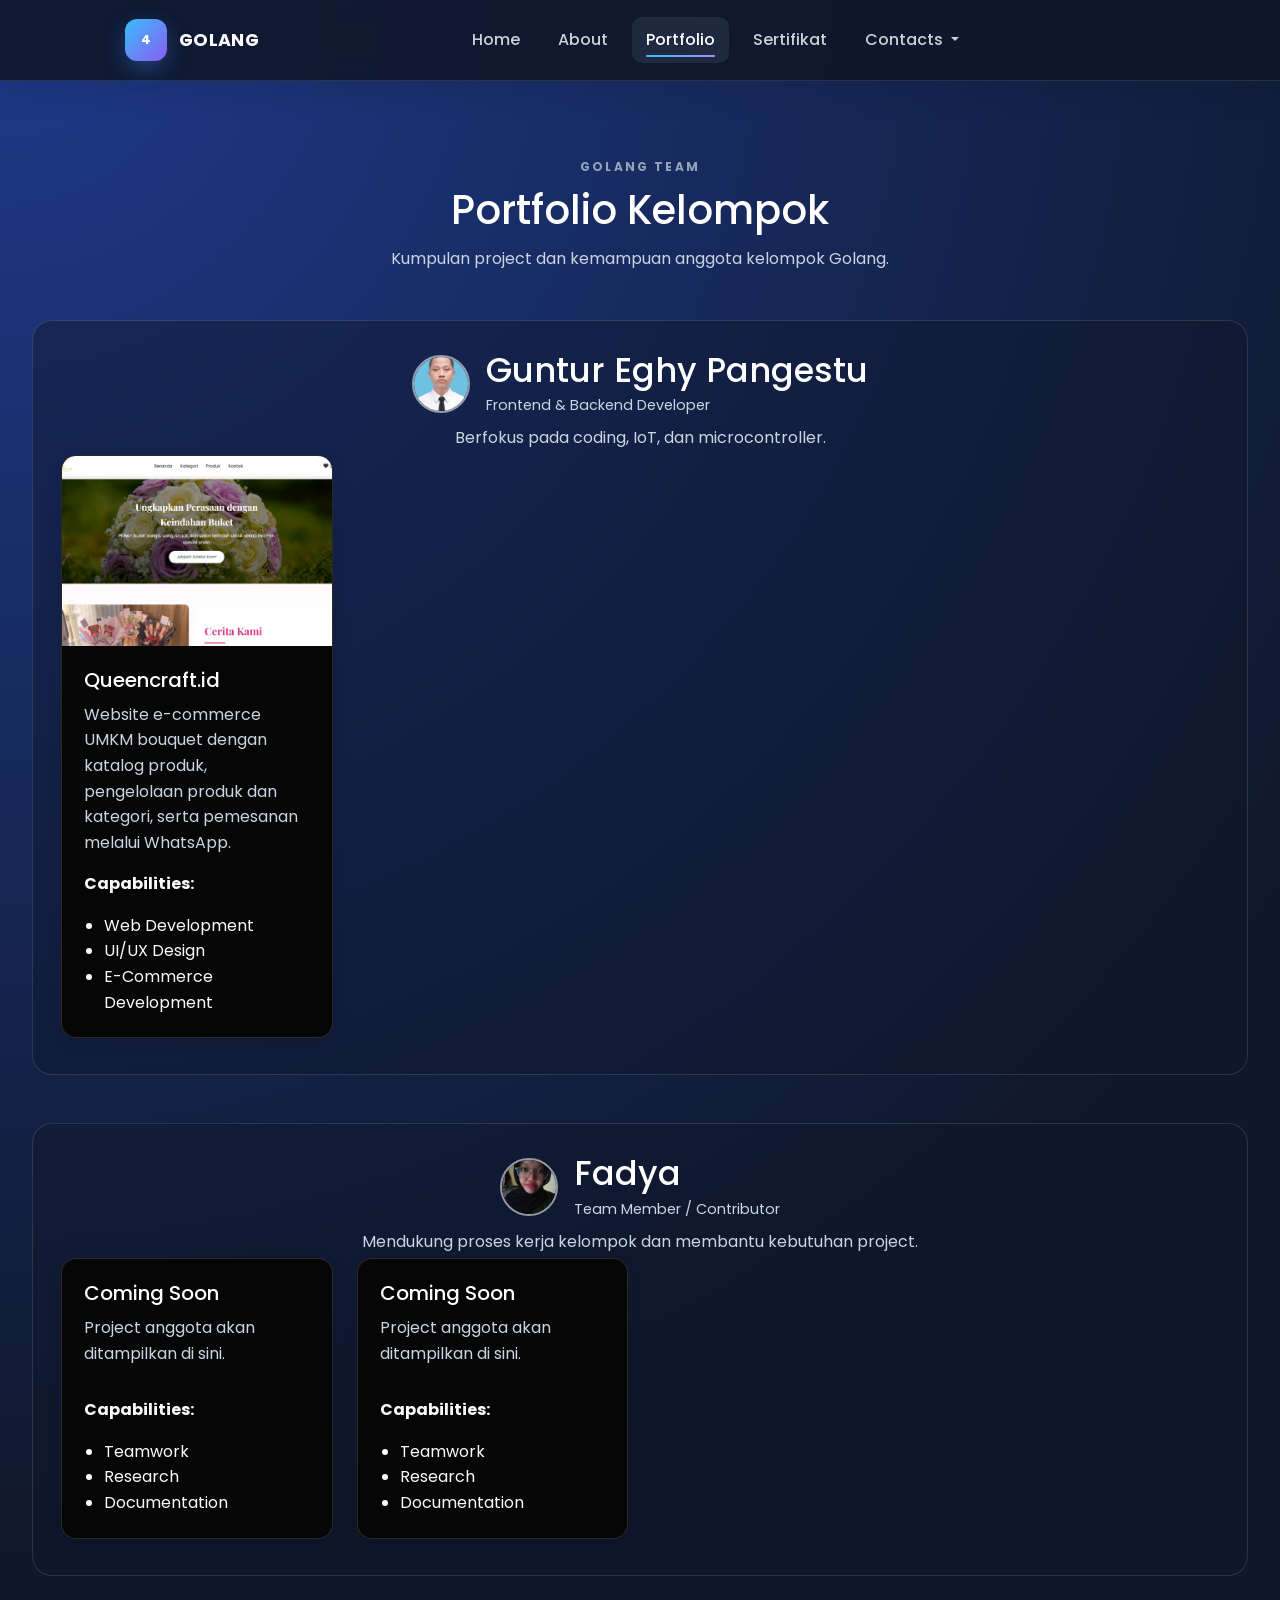
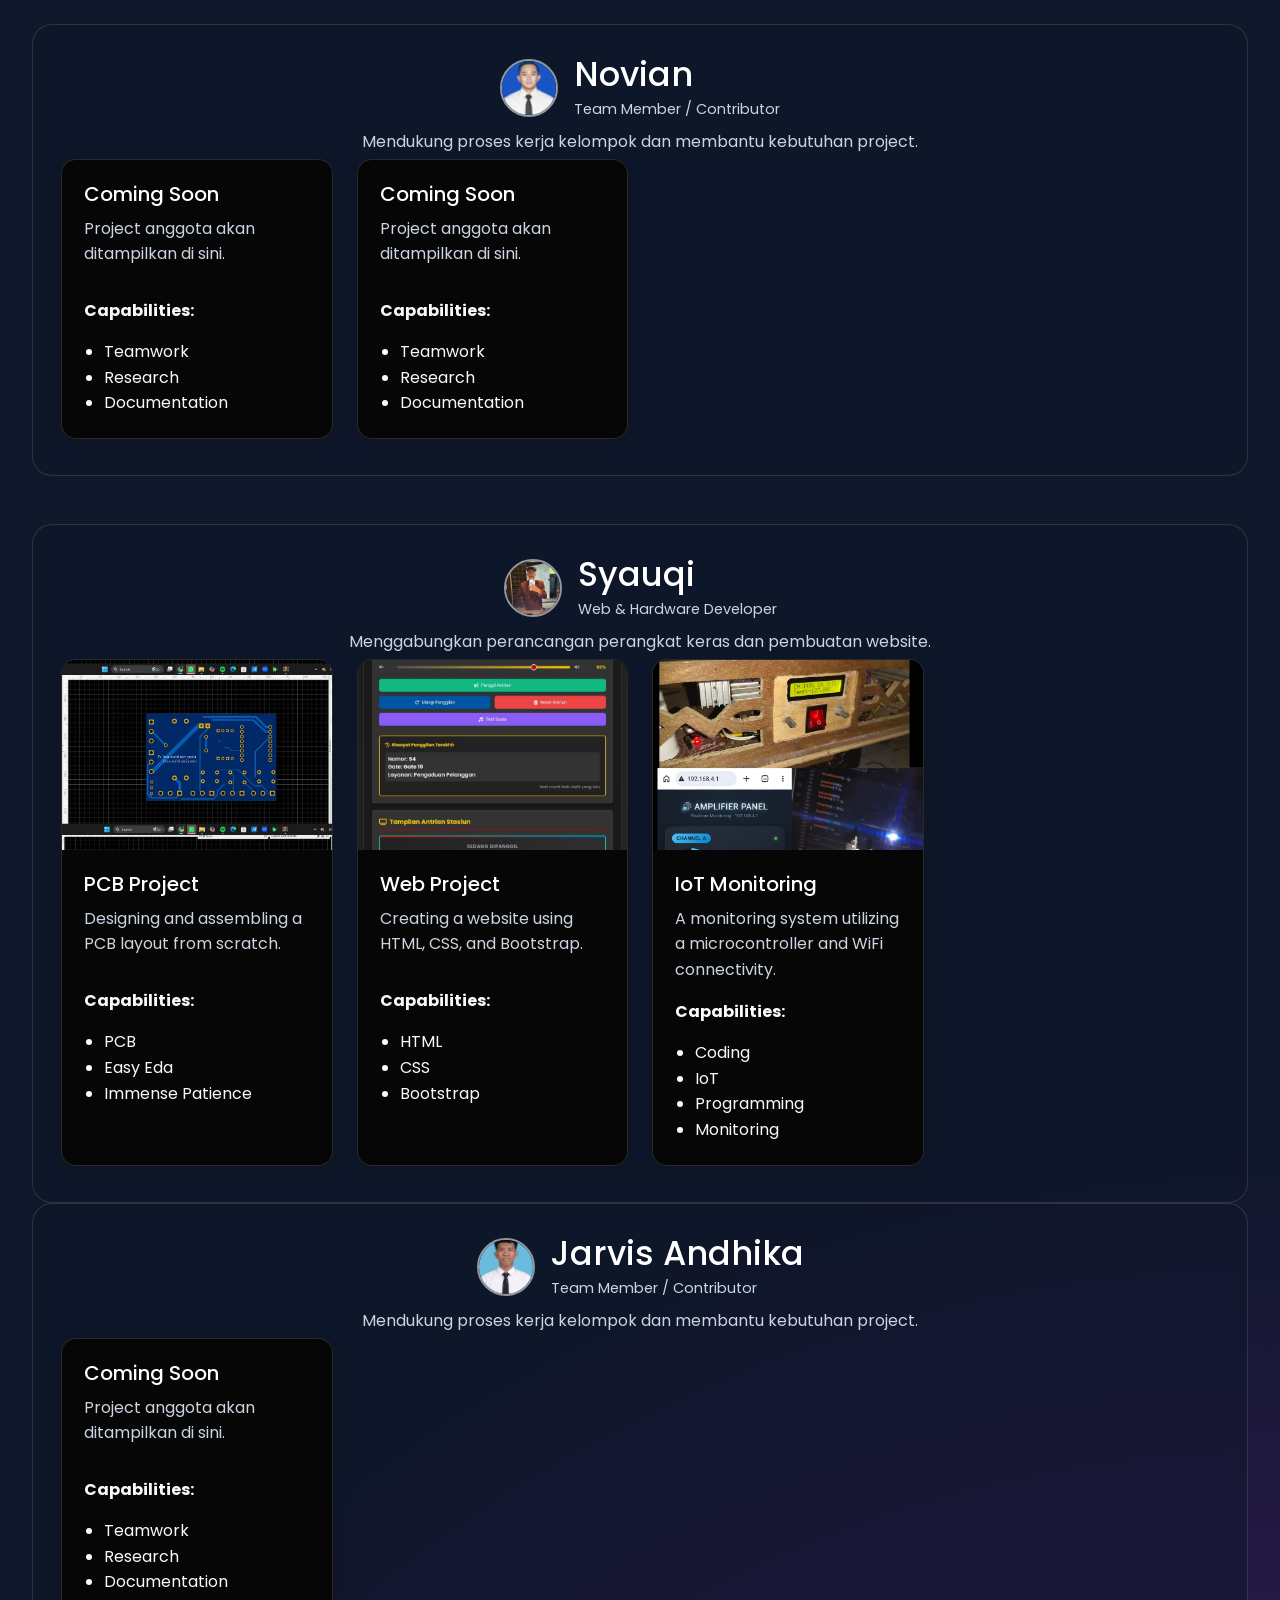
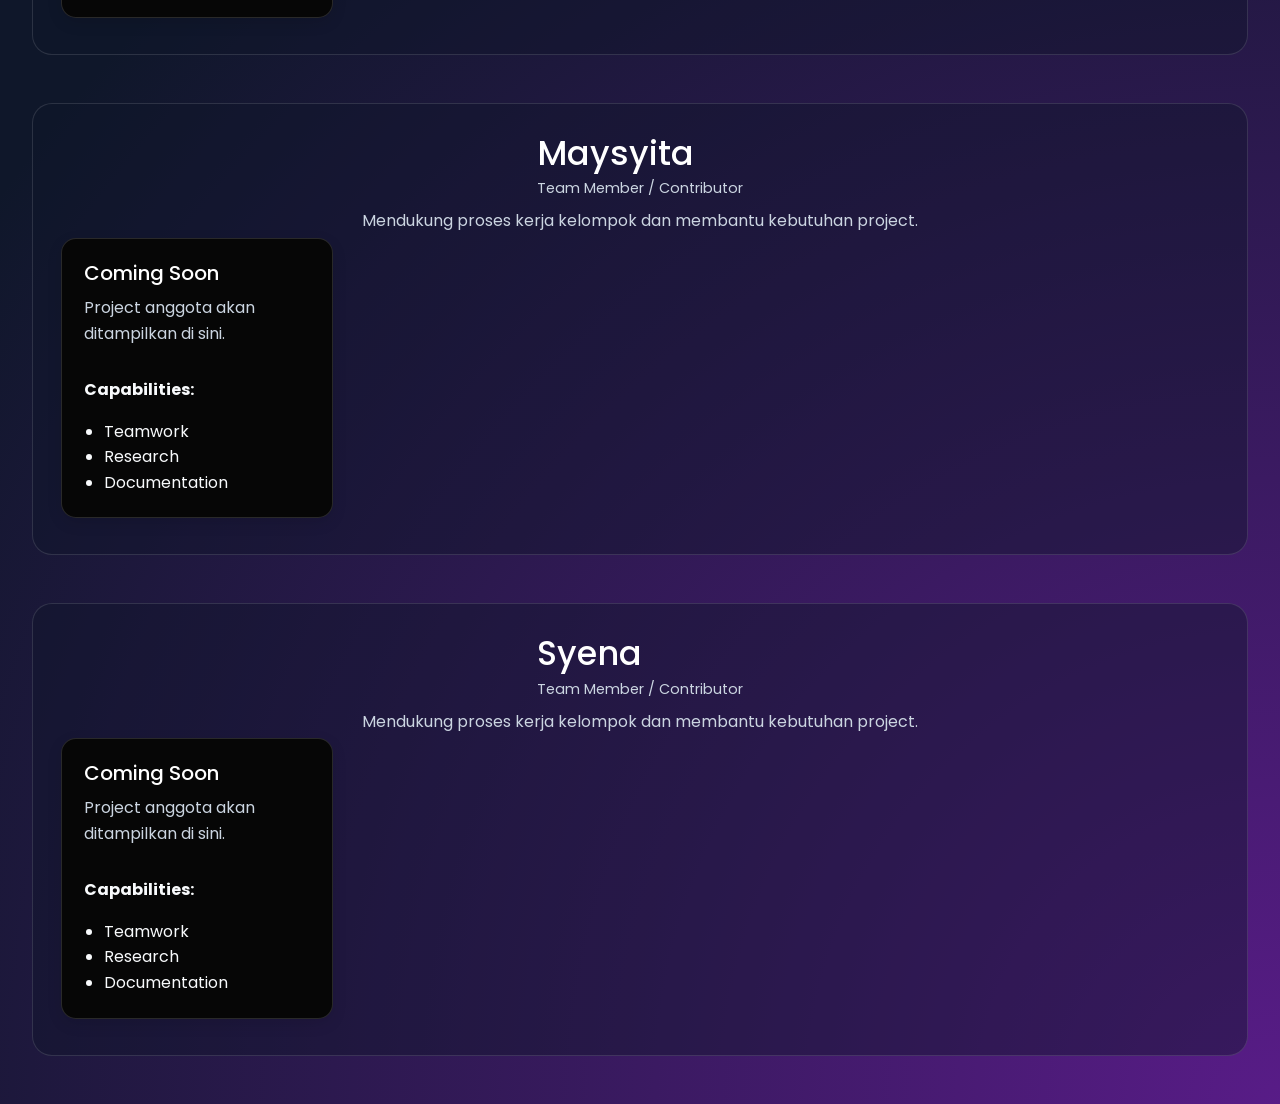
<file: portofolio.html>
<!DOCTYPE html>
<html lang="id">
<head>
    <meta charset="UTF-8">
    <meta name="viewport" content="width=device-width, initial-scale=1.0">

    <title>Portfolio</title>

    <link href="https://cdn.jsdelivr.net/npm/bootstrap@5.3.8/dist/css/bootstrap.min.css" rel="stylesheet">

    <link rel="stylesheet" href="style.css">
    <link rel="preconnect" href="https://fonts.googleapis.com">
    <link rel="preconnect" href="https://fonts.gstatic.com" crossorigin>
    <link href="https://fonts.googleapis.com/css2?family=Poppins:wght@400;500;600;700&display=swap" rel="stylesheet">
</head>

<body>

    <!-- NAVBAR -->
    <nav class="navbar custom-navbar navbar-expand-lg sticky-top">
        <div class="container-fluid px-4 px-lg-5">
            <a class="navbar-brand" href="index.html" aria-label="Beranda">
                <span class="brand-mark">4</span>
                <span class="brand-text">GOLANG</span>
            </a>

            <button class="navbar-toggler custom-toggler" type="button"
                data-bs-toggle="collapse"
                data-bs-target="#navbarNav"
                aria-controls="navbarNav"
                aria-expanded="false"
                aria-label="Toggle navigation">

                <span class="navbar-toggler-icon"></span>
            </button>

            <div class="collapse navbar-collapse" id="navbarNav">
                <ul class="navbar-nav mx-auto align-items-lg-center">
                    <li class="nav-item">
                        <a class="nav-link" href="index.html">Home</a>
                    </li>

                    <li class="nav-item">
                        <a class="nav-link" href="about.html">About</a>
                    </li>

                    <li class="nav-item">
                        <a class="nav-link active" href="portofolio.html">Portfolio</a>
                    </li>
                    <li class="nav-item">
                      <a class="nav-link" href="sertifikat.html">Sertifikat</a>
                    </li>

                    <li class="nav-item dropdown">
                        <a class="nav-link dropdown-toggle" href="#" role="button" data-bs-toggle="dropdown" aria-expanded="false">
                            Contacts
                        </a>
                        <ul class="dropdown-menu custom-dropdown">
                            <li><a class="dropdown-item" href="contact.html">Adimas</a></li>
                            <li><a class="dropdown-item" href="contacta.html">Ananda</a></li>
                            <li><a class="dropdown-item" href="contactf.html">Fadya</a></li>
                            <li><a class="dropdown-item" href="contactg.html">Guntur</a></li>
                            <li><a class="dropdown-item" href="contactj.html">Jarvis</a></li>
                            <li><a class="dropdown-item" href="contactm.html">Maysyita</a></li>
                            <li><a class="dropdown-item" href="contacts.html">Syena</a></li>
                        </ul>
                    </li>
                </ul>
            </div>
        </div>
    </nav>


    <!-- ISI PORTFOLIO -->
    <div class="container py-5 portfolio-page">
        <header class="portfolio-intro text-center">
            <span class="portfolio-kicker">GOLANG TEAM</span>
            <h1>Portfolio Kelompok</h1>
            <p>Kumpulan project dan kemampuan anggota kelompok Golang.</p>
        </header>

        <section class="portfolio-member mb-5">
            <div class="member-heading">
                <img src="assets/gunturff.jpeg" alt="Foto Guntur Eghy Pangestu" class="member-photo">
                <div>
                    <h2>Guntur Eghy Pangestu</h2>
                    <p class="member-role">Frontend &amp; Backend Developer</p>
                </div>
            </div>
            <p class="text-center">Berfokus pada coding, IoT, dan microcontroller.</p>
            <div class="row g-4">
                <div class="col-md-6 col-lg-3">
                    <div class="card h-100">
                        <img src="assets/buket.png" class="card-img-top" alt="Project Inotek">
                        <div class="card-body">
                            <h5 class="card-title">Queencraft.id</h5>
                            <p class="card-text">Website e-commerce UMKM bouquet dengan katalog produk, pengelolaan produk dan kategori, serta pemesanan melalui WhatsApp.</p>
                            <p><strong>Capabilities:</strong></p>
                            <ul><li>Web Development</li><li>UI/UX Design</li><li>E-Commerce Development</li></ul>
                        </div>
                    </div>
                </div>
            </div>
        </section>

        <section class="portfolio-member mb-5">
            <div class="member-heading">
                <img src="assets/fadya.foto.jpeg" alt="Foto Fadya" class="member-photo">
                <div>
                    <h2>Fadya</h2>
                    <p class="member-role">Team Member / Contributor</p>
                </div>
            </div>
            <p class="text-center">Mendukung proses kerja kelompok dan membantu kebutuhan project.</p>
            <div class="row g-4">
                <div class="col-md-6 col-lg-3">
                    <div class="card h-100">
                        <div class="card-body">
                            <h5 class="card-title">Coming Soon</h5>
                            <p class="card-text">Project anggota akan ditampilkan di sini.</p>
                            <p><strong>Capabilities:</strong></p>
                            <ul><li>Teamwork</li><li>Research</li><li>Documentation</li></ul>
                        </div>
                    </div>
                </div>
                <div class="col-md-6 col-lg-3">
                    <div class="card h-100">
                        <div class="card-body">
                            <h5 class="card-title">Coming Soon</h5>
                            <p class="card-text">Project anggota akan ditampilkan di sini.</p>
                            <p><strong>Capabilities:</strong></p>
                            <ul><li>Teamwork</li><li>Research</li><li>Documentation</li></ul>
                        </div>
                    </div>
                </div>
            </div>
        </section>

        <section class="portfolio-member mb-5">
            <div class="member-heading">
                <img src="assets/vianganteng.jpg" alt="Foto Novian" class="member-photo">
                <div>
                    <h2>Novian</h2>
                    <p class="member-role">Team Member / Contributor</p>
                </div>
            </div>
            <p class="text-center">Mendukung proses kerja kelompok dan membantu kebutuhan project.</p>
            <div class="row g-4">
                <div class="col-md-6 col-lg-3">
                    <div class="card h-100">
                        <div class="card-body">
                            <h5 class="card-title">Coming Soon</h5>
                            <p class="card-text">Project anggota akan ditampilkan di sini.</p>
                            <p><strong>Capabilities:</strong></p>
                            <ul><li>Teamwork</li><li>Research</li><li>Documentation</li></ul>
                        </div>
                    </div>
                </div>
                <div class="col-md-6 col-lg-3">
                    <div class="card h-100">
                        <div class="card-body">
                            <h5 class="card-title">Coming Soon</h5>
                            <p class="card-text">Project anggota akan ditampilkan di sini.</p>
                            <p><strong>Capabilities:</strong></p>
                            <ul><li>Teamwork</li><li>Research</li><li>Documentation</li></ul>
                        </div>
                    </div>
                </div>
            </div>
        </section>

        <section class="portfolio-member">
            <div class="member-heading">
                <img src="assets/anjus.jpeg" alt="Foto Syauqi" class="member-photo">
                <div>
                    <h2>Syauqi</h2>
                    <p class="member-role">Web &amp; Hardware Developer</p>
                </div>
            </div>
            <p class="text-center">Menggabungkan perancangan perangkat keras dan pembuatan website.</p>
            <div class="row g-4">
                <div class="col-md-6 col-lg-3">
                    <div class="card h-100">
                        <img src="assets/prov4.jpeg" class="card-img-top" alt="PCB project">
                        <div class="card-body">
                            <h5 class="card-title">PCB Project</h5>
                            <p class="card-text">Designing and assembling a PCB layout from scratch.</p>
                            <p><strong>Capabilities:</strong></p>
                            <ul><li>PCB</li><li>Easy Eda</li><li>Immense Patience</li></ul>
                        </div>
                    </div>
                </div>
                <div class="col-md-6 col-lg-3">
                    <div class="card h-100">
                        <img src="assets/pro3.jpeg" class="card-img-top" alt="Web project">
                        <div class="card-body">
                            <h5 class="card-title">Web Project</h5>
                            <p class="card-text">Creating a website using HTML, CSS, and Bootstrap.</p>
                            <p><strong>Capabilities:</strong></p>
                            <ul><li>HTML</li><li>CSS</li><li>Bootstrap</li></ul>
                        </div>
                    </div>
                </div>
                <div class="col-md-6 col-lg-3">
                    <div class="card h-100">
                        <img src="assets/slubuw.jpeg" class="card-img-top" alt="IoT Monitoring project">
                        <div class="card-body">
                            <h5 class="card-title">IoT Monitoring</h5>
                            <p class="card-text">A monitoring system utilizing a microcontroller and WiFi connectivity.</p>
                            <p><strong>Capabilities:</strong></p>
                            <ul><li>Coding</li><li>IoT</li><li>Programming</li><li>Monitoring</li></ul>
                        </div>
                    </div>
                </div>
            </div>
        </section>

        <section class="portfolio-member mb-5">
            <div class="member-heading">
                <img src="assets/profilej.jpeg" alt="Foto Jarvis Andhika" class="member-photo">
                <div>
                    <h2>Jarvis Andhika</h2>
                    <p class="member-role">Team Member / Contributor</p>
                </div>
            </div>
            <p class="text-center">Mendukung proses kerja kelompok dan membantu kebutuhan project.</p>
            <div class="row g-4">
                <div class="col-md-6 col-lg-3">
                    <div class="card h-100">
                        <div class="card-body">
                            <h5 class="card-title">Coming Soon</h5>
                            <p class="card-text">Project anggota akan ditampilkan di sini.</p>
                            <p><strong>Capabilities:</strong></p>
                            <ul><li>Teamwork</li><li>Research</li><li>Documentation</li></ul>
                        </div>
                    </div>
                </div>
            </div>
        </section>

        <section class="portfolio-member mb-5">
            <div class="member-heading">
                <div>
                    <h2>Maysyita</h2>
                    <p class="member-role">Team Member / Contributor</p>
                </div>
            </div>
            <p class="text-center">Mendukung proses kerja kelompok dan membantu kebutuhan project.</p>
            <div class="row g-4">
                <div class="col-md-6 col-lg-3">
                    <div class="card h-100">
                        <div class="card-body">
                            <h5 class="card-title">Coming Soon</h5>
                            <p class="card-text">Project anggota akan ditampilkan di sini.</p>
                            <p><strong>Capabilities:</strong></p>
                            <ul><li>Teamwork</li><li>Research</li><li>Documentation</li></ul>
                        </div>
                    </div>
                </div>
            </div>
        </section>

        <section class="portfolio-member">
            <div class="member-heading">
                <div>
                    <h2>Syena</h2>
                    <p class="member-role">Team Member / Contributor</p>
                </div>
            </div>
            <p class="text-center">Mendukung proses kerja kelompok dan membantu kebutuhan project.</p>
            <div class="row g-4">
                <div class="col-md-6 col-lg-3">
                    <div class="card h-100">
                        <div class="card-body">
                            <h5 class="card-title">Coming Soon</h5>
                            <p class="card-text">Project anggota akan ditampilkan di sini.</p>
                            <p><strong>Capabilities:</strong></p>
                            <ul><li>Teamwork</li><li>Research</li><li>Documentation</li></ul>
                        </div>
                    </div>
                </div>
            </div>
        </section>
    </div>


    <script src="https://cdn.jsdelivr.net/npm/bootstrap@5.3.8/dist/js/bootstrap.bundle.min.js"></script>

</body>
</html>
</file>
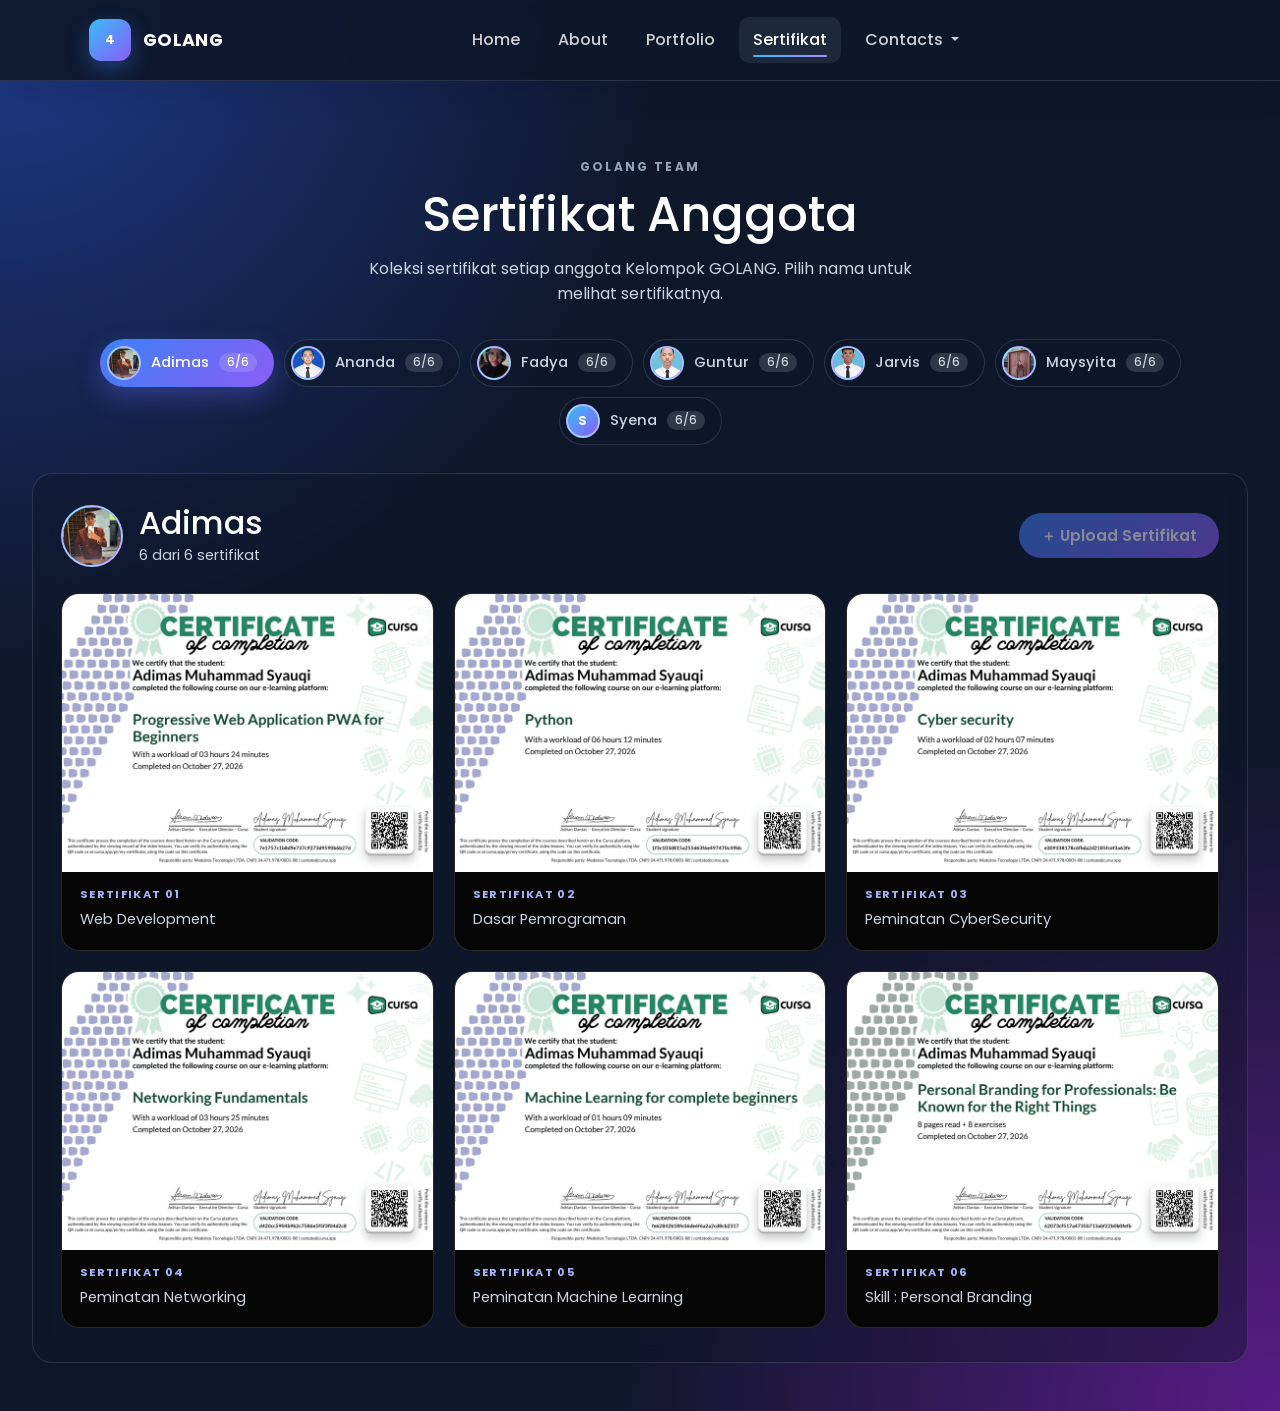
<file: sertifikat.html>
<!DOCTYPE html>
<html lang="id">
<head>
    <meta charset="UTF-8">
    <meta name="viewport" content="width=device-width, initial-scale=1.0">
    <title>Sertifikat - Kelompok GOLANG</title>
    <link href="https://cdn.jsdelivr.net/npm/bootstrap@5.3.8/dist/css/bootstrap.min.css" rel="stylesheet">
    <link rel="stylesheet" href="style.css">
    <link rel="stylesheet" href="sertifikat.css">
    <link rel="preconnect" href="https://fonts.googleapis.com">
    <link rel="preconnect" href="https://fonts.gstatic.com" crossorigin>
    <link href="https://fonts.googleapis.com/css2?family=Poppins:wght@400;500;600;700&display=swap" rel="stylesheet">
</head>

<body>
  <nav class="navbar custom-navbar navbar-expand-lg sticky-top">
    <div class="container-fluid">
      <a class="navbar-brand" href="index.html" aria-label="Beranda">
        <span class="brand-mark">4</span>
        <span class="brand-text">GOLANG</span>
      </a>

      <button class="navbar-toggler custom-toggler" type="button" data-bs-toggle="collapse" data-bs-target="#navbarSupportedContent" aria-controls="navbarSupportedContent" aria-expanded="false" aria-label="Toggle navigation">
        <span class="navbar-toggler-icon"></span>
      </button>

      <div class="collapse navbar-collapse" id="navbarSupportedContent">
        <ul class="navbar-nav mx-auto mb-2 mb-lg-0 align-items-lg-center">
          <li class="nav-item">
            <a class="nav-link" href="index.html">Home</a>
          </li>
          <li class="nav-item">
            <a class="nav-link" href="about.html">About</a>
          </li>
          <li class="nav-item">
            <a class="nav-link" href="portofolio.html">Portfolio</a>
          </li>
          <li class="nav-item">
            <a class="nav-link active" href="sertifikat.html">Sertifikat</a>
          </li>
          <li class="nav-item dropdown">
            <a class="nav-link dropdown-toggle" href="#" role="button" data-bs-toggle="dropdown" aria-expanded="false">
              Contacts
            </a>
            <ul class="dropdown-menu custom-dropdown">
              <li><a class="dropdown-item" href="contact.html">Adimas</a></li>
              <li><a class="dropdown-item" href="contacta.html">Ananda</a></li>
              <li><a class="dropdown-item" href="contactf.html">Fadya</a></li>
              <li><a class="dropdown-item" href="contactg.html">Guntur</a></li>
              <li><a class="dropdown-item" href="contactj.html">Jarvis</a></li>
              <li><a class="dropdown-item" href="contactm.html">Maysyita</a></li>
              <li><a class="dropdown-item" href="contacts.html">Syena</a></li>
            </ul>
          </li>
        </ul>
      </div>
    </div>
  </nav>

  <main class="container py-5 cert-page">
    <header class="cert-intro">
      <span class="cert-kicker">GOLANG TEAM</span>
      <h1>Sertifikat Anggota</h1>
      <p>Koleksi sertifikat setiap anggota Kelompok GOLANG. Pilih nama untuk melihat sertifikatnya.</p>
    </header>

    <div class="cert-tabs" id="certTabs" role="group" aria-label="Pilih anggota"></div>
    <section class="cert-panel" id="certPanel" aria-live="polite"></section>
  </main>

  <!-- Modal password -->
  <div class="modal fade cert-modal" id="pwModal" tabindex="-1" aria-labelledby="pwTitle" aria-hidden="true">
    <div class="modal-dialog modal-dialog-centered">
      <form class="modal-content" id="pwForm" autocomplete="off">
        <div class="modal-header">
          <h5 class="modal-title" id="pwTitle">🔒 Masukkan Password</h5>
          <button type="button" class="btn-close" data-bs-dismiss="modal" aria-label="Tutup"></button>
        </div>
        <div class="modal-body">
          <label for="pwInput">Password upload</label>
          <input type="password" class="form-control" id="pwInput" placeholder="Password" required>
          <p class="cert-error" id="pwError" role="alert"></p>
        </div>
        <div class="modal-footer">
          <button type="button" class="cert-btn ghost" data-bs-dismiss="modal">Batal</button>
          <button type="submit" class="cert-btn" id="pwSubmit">Lanjut</button>
        </div>
      </form>
    </div>
  </div>

  <!-- Modal upload -->
  <div class="modal fade cert-modal" id="upModal" tabindex="-1" aria-labelledby="upTitle" aria-hidden="true">
    <div class="modal-dialog modal-dialog-centered">
      <form class="modal-content" id="upForm">
        <div class="modal-header">
          <h5 class="modal-title" id="upTitle">Upload Sertifikat</h5>
          <button type="button" class="btn-close" data-bs-dismiss="modal" aria-label="Tutup"></button>
        </div>
        <div class="modal-body">
          <div class="mb-3">
            <label for="upPhoto">Foto sertifikat <span class="text-danger">*</span></label>
            <input type="file" class="form-control" id="upPhoto" accept="image/jpeg,image/png,image/webp,image/gif" required>
            <div class="hint">JPG, PNG, WEBP, atau GIF — maks 15 MB (otomatis dikecilkan).</div>
            <img class="cert-preview" id="upPreview" alt="Pratinjau sertifikat">
          </div>
          <div>
            <label for="upDesc">Deskripsi singkat <span class="text-secondary">(opsional)</span></label>
            <textarea class="form-control" id="upDesc" rows="2" maxlength="200" placeholder="Contoh: Juara 1 Lomba Web Design 2026"></textarea>
          </div>
          <p class="cert-error" id="upError" role="alert"></p>
        </div>
        <div class="modal-footer">
          <button type="button" class="cert-btn ghost" data-bs-dismiss="modal">Batal</button>
          <button type="submit" class="cert-btn" id="upSubmit">Upload</button>
        </div>
      </form>
    </div>
  </div>

  <!-- Lightbox -->
  <div class="modal fade cert-lightbox" id="lightModal" tabindex="-1" aria-label="Pratinjau sertifikat" aria-hidden="true">
    <div class="modal-dialog modal-dialog-centered modal-xl" data-bs-dismiss="modal">
      <div class="modal-content">
        <img id="lightImg" alt="Sertifikat">
        <p id="lightDesc"></p>
      </div>
    </div>
  </div>

  <div class="cert-toast" id="certToast" role="status"></div>

  <script src="https://cdn.jsdelivr.net/npm/bootstrap@5.3.3/dist/js/bootstrap.bundle.min.js"></script>
  <script src="sertifikat-config.js"></script>
  <script src="sertifikat.js"></script>
</body>
</html>
</file>
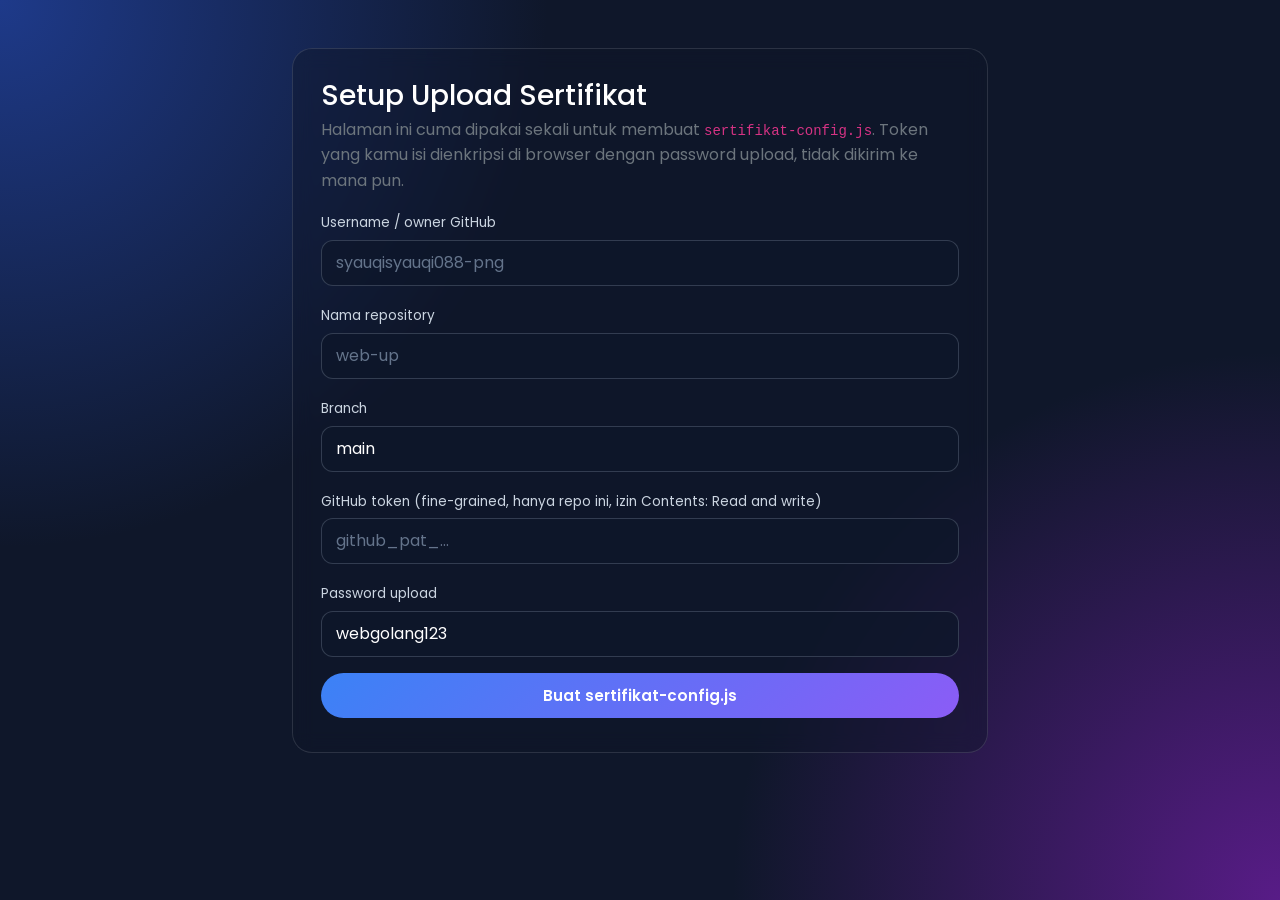
<file: setup-token.html>
<!DOCTYPE html>
<html lang="id">
<head>
<meta charset="UTF-8"><meta name="viewport" content="width=device-width, initial-scale=1.0">
<title>Setup Upload Sertifikat</title>
<link href="https://cdn.jsdelivr.net/npm/bootstrap@5.3.3/dist/css/bootstrap.min.css" rel="stylesheet">
<link rel="stylesheet" href="style.css"><link rel="stylesheet" href="sertifikat.css">
<link href="https://fonts.googleapis.com/css2?family=Poppins:wght@400;500;600;700&display=swap" rel="stylesheet">
</head>
<body>
<main class="container py-5" style="max-width:720px">
  <div class="cert-panel cert-modal">
    <h1 class="h3 text-white mb-1">Setup Upload Sertifikat</h1>
    <p class="text-secondary">Halaman ini cuma dipakai sekali untuk membuat <code>sertifikat-config.js</code>. Token yang kamu isi dienkripsi di browser dengan password upload, tidak dikirim ke mana pun.</p>
    <form id="f" class="d-grid gap-3">
      <div><label>Username / owner GitHub</label><input class="form-control" id="owner" required placeholder="syauqisyauqi088-png"></div>
      <div><label>Nama repository</label><input class="form-control" id="repo" required placeholder="web-up"></div>
      <div><label>Branch</label><input class="form-control" id="branch" value="main" required></div>
      <div><label>GitHub token (fine-grained, hanya repo ini, izin Contents: Read and write)</label><input class="form-control" id="token" type="password" required placeholder="github_pat_..."></div>
      <div><label>Password upload</label><input class="form-control" id="pw" value="webgolang123" required></div>
      <button class="cert-btn justify-content-center" type="submit">Buat sertifikat-config.js</button>
    </form>
    <div id="out" class="mt-4" hidden>
      <p class="text-white mb-2">Selesai. Download file ini, lalu timpa <code>sertifikat-config.js</code> di folder web, commit &amp; push.</p>
      <textarea class="form-control" id="code" rows="8" readonly></textarea>
      <button class="cert-btn mt-3" id="dl" type="button">Download sertifikat-config.js</button>
    </div>
  </div>
</main>
<script>
const b64 = (u8) => btoa(String.fromCharCode(...u8));
document.getElementById('f').addEventListener('submit', async (e) => {
  e.preventDefault();
  const v = (id) => document.getElementById(id).value.trim();
  const salt = crypto.getRandomValues(new Uint8Array(16)), iv = crypto.getRandomValues(new Uint8Array(12));
  const km = await crypto.subtle.importKey('raw', new TextEncoder().encode(document.getElementById('pw').value), 'PBKDF2', false, ['deriveKey']);
  const key = await crypto.subtle.deriveKey({ name: 'PBKDF2', salt, iterations: 250000, hash: 'SHA-256' }, km, { name: 'AES-GCM', length: 256 }, false, ['encrypt']);
  const ct = new Uint8Array(await crypto.subtle.encrypt({ name: 'AES-GCM', iv }, key, new TextEncoder().encode(v('token'))));
  const cfg = { owner: v('owner'), repo: v('repo'), branch: v('branch'), salt: b64(salt), iv: b64(iv), token_enc: b64(ct) };
  const code = '// Dibuat oleh setup-token.html\nwindow.CERT_CONFIG = ' + JSON.stringify(cfg, null, 2) + ';\n';
  document.getElementById('code').value = code; document.getElementById('out').hidden = false;
  document.getElementById('dl').onclick = () => {
    const a = document.createElement('a'); a.href = URL.createObjectURL(new Blob([code], { type: 'text/javascript' }));
    a.download = 'sertifikat-config.js'; a.click();
  };
});
</script>
</body>
</html>
</file>
<file: style.css>
* {
    margin: 0;
    padding: 0;
    box-sizing: border-box;
}

html {
    scroll-behavior: smooth;
}

body {
    font-family: 'Poppins', Arial, sans-serif;
    line-height: 1.6;
    background: #f7f8fc;
    color: #1f2937;
}

.custom-navbar {
    position: sticky;
    top: 0;
    z-index: 1000;
    padding: 14px 6%;
    background: rgba(15, 23, 42, 0.9);
    backdrop-filter: blur(10px);
    border-bottom: 1px solid rgba(148, 163, 184, 0.2);
    box-shadow: 0 10px 30px rgba(15, 23, 42, 0.15);
}

.navbar-brand {
    display: inline-flex;
    align-items: center;
    gap: 12px;
    font-weight: 700;
    color: #ffffff !important;
    letter-spacing: 0.02em;
    text-decoration: none;
}

.brand-mark {
    display: inline-flex;
    align-items: center;
    justify-content: center;
    width: 42px;
    height: 42px;
    border-radius: 12px;
    background: linear-gradient(135deg, #38bdf8, #8b5cf6);
    color: #fff;
    font-size: 0.8rem;
    font-weight: 700;
    box-shadow: 0 8px 20px rgba(59, 130, 246, 0.35);
}

.brand-text {
    font-size: 1.1rem;
}

.navbar-nav {
    gap: 10px;
}

.nav-link {
    position: relative;
    padding: 10px 14px !important;
    border-radius: 10px;
    color: rgba(255, 255, 255, 0.8) !important;
    font-weight: 500;
    transition: all 0.25s ease;
}

.nav-link:hover,
.nav-link:focus,
.nav-link.active {
    color: #ffffff !important;
    background: rgba(148, 163, 184, 0.12);
}

.nav-link.active::after,
.nav-link:hover::after {
    content: "";
    position: absolute;
    left: 14px;
    right: 14px;
    bottom: 6px;
    height: 2px;
    background: linear-gradient(90deg, #38bdf8, #a78bfa);
    border-radius: 999px;
}

.custom-toggler {
    border: 1px solid rgba(255, 255, 255, 0.2);
    border-radius: 12px;
    padding: 8px 10px;
}

.custom-toggler .navbar-toggler-icon {
    background-image: url("data:image/svg+xml,%3csvg xmlns='http://www.w3.org/2000/svg' viewBox='0 0 30 30'%3e%3cpath stroke='rgba%28255,255,255,1%29' stroke-linecap='round' stroke-width='2' d='M4 7h22M4 15h22M4 23h22'/%3e%3c/svg%3e");
}

.nav-cta {
    margin-left: 10px;
    padding: 10px 18px;
    border-radius: 999px;
    background: linear-gradient(135deg, #38bdf8, #8b5cf6);
    color: #fff !important;
    font-weight: 600;
    box-shadow: 0 12px 24px rgba(96, 165, 250, 0.35);
    transition: transform 0.25s ease, box-shadow 0.25s ease;
}

.nav-cta:hover {
    transform: translateY(-1px);
    box-shadow: 0 16px 28px rgba(139, 92, 246, 0.35);
    color: #fff !important;
}

.custom-dropdown {
    border: none;
    border-radius: 16px;
    padding: 12px;
    background: rgba(15, 23, 42, 0.98);
    box-shadow: 0 18px 35px rgba(15, 23, 42, 0.25);
}

.custom-dropdown .dropdown-item {
    border-radius: 10px;
    padding: 10px 12px;
    color: #e2e8f0;
    transition: all 0.2s ease;
}

.custom-dropdown .dropdown-item:hover,
.custom-dropdown .dropdown-item:focus {
    background: rgba(96, 165, 250, 0.14);
    color: #fff;
}

.logo {
    color: white;
    font-size: 24px;
    font-weight: bold;
}

.nav-links {
    display: flex;
    gap: 25px;
}

.nav-links a {
    color: white;
    text-decoration: none;
}


/* HOME */

.hero {
    min-height: 90vh;

    display: flex;
    justify-content: space-between;
    align-items: center;

    padding: 50px 8%;
    gap: 40px;
}

.hero-text {
    max-width: 600px;
}

.hero-text h1 {
    font-size: 48px;
    margin-bottom: 20px;
    line-height: 1.15;
}

.hero-text h1 span {
    display: block;
    color: #6d5efc;
}

.hero-text p {
    font-size: 20px;
}

.greeting {
    color: #4b5563;
    font-weight: 600;
    margin-bottom: 15px;
}

.subtitle {
    font-size: 1.1rem !important;
    font-weight: 600;
    color: #ffffff;
    margin-bottom: 18px;
}

.description {
    font-size: 1.05rem !important;
    line-height: 1.8;
    color: #4b5563;
}

.hero-actions {
    display: flex;
    flex-wrap: wrap;
    gap: 15px;
    margin-top: 24px;
}

.btn-primary,
.btn-secondary {
    display: inline-block;
    padding: 12px 22px;
    border-radius: 999px;
    text-decoration: none;
    font-weight: 600;
    transition: 0.3s ease;
}

.btn-primary {
    background: linear-gradient(135deg, #3b82f6, #8b5cf6);
    color: white;
}

.btn-secondary {
    background: #eef2ff;
    color: #1f2937;
    border: 1px solid #dbeafe;
}

.btn-primary:hover,
.btn-secondary:hover {
    transform: translateY(-2px);
}

.tagline {
    margin-top: 20px;
    font-size: 0.9rem !important;
    letter-spacing: 0.08em;
    text-transform: uppercase;
    color: #6b7280;
}

.hero-image img {
    width: 300px;
    height: 300px;

    object-fit: cover;
    border-radius: 50%;
}

.about-section {
    padding: 20px 8% 60px;
}

.about-content {
    max-width: 980px;
    margin: 0 auto;
    text-align: center;
    background: linear-gradient(180deg, rgba(15, 23, 42, 0.96), rgba(22, 38, 69, 0.96));
    border: 1px solid rgba(148, 163, 184, 0.18);
    border-radius: 26px;
    padding: 38px 32px;
    box-shadow: 0 18px 35px rgba(15, 23, 42, 0.18);
}

.about-label {
    display: inline-block;
    margin-bottom: 14px;
    padding: 7px 16px;
    border-radius: 999px;
    background: rgba(125, 211, 252, 0.12);
    color: #dbeafe;
    font-size: 0.78rem;
    font-weight: 700;
    letter-spacing: 0.08em;
    text-transform: uppercase;
}

.about-content h2 {
    margin-bottom: 16px;
    font-size: clamp(2rem, 3vw, 2.8rem);
    color: #f8fbff;
}

.about-content p {
    max-width: 760px;
    margin: 0 auto;
    color: rgba(226, 232, 240, 0.9);
    font-size: 1.04rem;
    line-height: 1.9;
}

.about-points {
    display: grid;
    grid-template-columns: repeat(3, minmax(0, 1fr));
    gap: 18px;
    margin-top: 28px;
}

.point-item {
    display: flex;
    flex-direction: column;
    align-items: center;
    gap: 12px;
    padding: 22px 18px;
    border-radius: 18px;
    background: rgba(148, 163, 184, 0.08);
    border: 1px solid rgba(148, 163, 184, 0.18);
}

.point-item strong {
    display: inline-flex;
    align-items: center;
    justify-content: center;
    width: 48px;
    height: 48px;
    border-radius: 50%;
    background: linear-gradient(135deg, #3b82f6, #8b5cf6);
    color: #fff;
    font-size: 1rem;
}

.point-item span {
    color: #e2e8f0;
    font-weight: 600;
}

.about-page {
    width: min(1200px, calc(100% - 32px));
    margin: 0 auto;
    padding: 32px 0 80px;
}

.about-hero {
    padding: 50px 24px 20px;
}

.about-hero-text {
    background: linear-gradient(180deg, rgba(15, 23, 42, 0.96), rgba(27, 43, 81, 0.94));
    border: 1px solid rgba(148, 163, 184, 0.18);
    border-radius: 30px;
    padding: 46px 42px;
    box-shadow: 0 18px 40px rgba(15, 23, 42, 0.18);
}

.about-kicker,
.section-label {
    display: inline-block;
    margin-bottom: 16px;
    padding: 8px 14px;
    border-radius: 999px;
    background: rgba(125, 211, 252, 0.12);
    color: #dbeafe;
    font-size: 0.72rem;
    font-weight: 700;
    letter-spacing: 0.08em;
    text-transform: uppercase;
}

.about-hero-text h1 {
    margin-bottom: 20px;
    color: #f8fbff;
    font-size: clamp(2.2rem, 4vw, 4rem);
    line-height: 1.1;
}

.about-hero-text p {
    margin-bottom: 16px;
    color: rgba(226, 232, 240, 0.9);
    font-size: 1.04rem;
    line-height: 1.9;
}

.about-goals,
.about-identity {
    padding-top: 28px;
}

.section-heading {
    text-align: center;
    margin-bottom: 24px;
}

.section-heading h2 {
    margin: 0;
    color: #ffffff;
    font-size: clamp(2rem, 3vw, 2.8rem);
}

.goals-grid {
    display: grid;
    grid-template-columns: repeat(3, minmax(0, 1fr));
    gap: 22px;
}

.goal-card {
    background: linear-gradient(180deg, rgba(15, 23, 42, 0.96), rgba(22, 38, 69, 0.96));
    border: 1px solid rgba(148, 163, 184, 0.18);
    border-radius: 22px;
    padding: 28px 22px;
    box-shadow: 0 16px 30px rgba(15, 23, 42, 0.1);
    transition: transform 0.25s ease, box-shadow 0.25s ease;
}

.goal-card:hover {
    transform: translateY(-4px);
    box-shadow: 0 18px 34px rgba(59, 130, 246, 0.14);
}

.goal-icon {
    display: inline-flex;
    align-items: center;
    justify-content: center;
    width: 52px;
    height: 52px;
    border-radius: 14px;
    background: linear-gradient(135deg, #38bdf8, #8b5cf6);
    color: #fff;
    font-weight: 700;
    margin-bottom: 18px;
}

.goal-card h3 {
    color: #f8fbff;
    margin-bottom: 12px;
    font-size: 1.5rem;
}

.goal-card p {
    color: rgba(226, 232, 240, 0.86);
    line-height: 1.8;
    margin: 0;
}

.identity-card {
    display: grid;
    grid-template-columns: repeat(4, minmax(0, 1fr));
    gap: 18px;
    background: rgba(255, 255, 255, 0.04);
    border: 1px solid rgba(148, 163, 184, 0.2);
    border-radius: 22px;
    padding: 18px;
    box-shadow: 0 14px 30px rgba(15, 23, 42, 0.08);
}

.identity-item {
    background: rgba(15, 23, 42, 0.88);
    border: 1px solid rgba(148, 163, 184, 0.18);
    border-radius: 18px;
    padding: 22px 18px;
    display: flex;
    flex-direction: column;
    gap: 10px;
    text-align: center;
}

.identity-item span {
    color: #cbd5e1;
    font-size: 0.8rem;
    letter-spacing: 0.05em;
    text-transform: uppercase;
}

.identity-item strong {
    color: #f8fbff;
    font-size: 1.1rem;
}


/* SECTION */

section {
    padding: 80px 8%;
}

section h2 {
    text-align: center;
    font-size: 35px;
    margin-bottom: 40px;
}


/* PORTFOLIO */

.portfolio-container {
    display: flex;
    flex-direction: row;

    gap: 25px;
}

.card {
    flex: 1;

    padding: 30px;

    border: 1px solid #ddd;
    border-radius: 15px;

    box-shadow: 0 5px 15px rgba(0, 0, 0, 0.1);
}

/* PORTFOLIO PAGE */

.portfolio-page {
    max-width: 1240px;
}

.portfolio-intro {
    padding: 24px 0 48px;
}

.portfolio-kicker {
    display: inline-block;
    margin-bottom: 10px;
    color: #94a3b8;
    font-size: 0.75rem;
    font-weight: 700;
    letter-spacing: 0.18em;
}

.portfolio-intro h1 {
    margin-bottom: 12px;
    color: #fff;
}

.portfolio-intro p {
    max-width: 580px;
    margin: 0 auto;
    color: #cbd5e1;
}

.portfolio-member {
    padding: 30px 28px 36px;
    border: 1px solid rgba(255, 255, 255, 0.12);
    border-radius: 20px;
    background: rgba(15, 23, 42, 0.42);
}

.member-heading {
    display: flex;
    align-items: center;
    justify-content: center;
    gap: 16px;
    margin-bottom: 8px;
}

.member-photo {
    width: 58px;
    height: 58px;
    border: 2px solid rgba(255, 255, 255, 0.55);
    border-radius: 50%;
    object-fit: cover;
}

.member-heading h2 {
    margin: 0;
    text-align: left;
    font-size: clamp(1.5rem, 3vw, 2.1rem);
    color: #fff;
}

.member-role {
    margin: 3px 0 0;
    color: #cbd5e1;
    font-size: 0.9rem;
}

.portfolio-member > p.text-center {
    margin-bottom: 4px;
    color: #cbd5e1;
}

.portfolio-member > p.text-center strong {
    color: #fff;
}

.portfolio-member .card {
    overflow: hidden;
    padding: 0;
    color: #f8fafc;
    border-color: rgba(255, 255, 255, 0.14);
    transition: transform 0.25s ease, box-shadow 0.25s ease;
}

.portfolio-member .card:hover {
    transform: translateY(-6px);
    box-shadow: 0 14px 28px rgba(0, 0, 0, 0.28);
}

.portfolio-member .card-img-top {
    height: 190px;
    object-fit: cover;
}

.portfolio-member .card-body {
    padding: 22px;
}

.portfolio-member .card-title {
    color: #fff;
    margin-bottom: 10px;
}

.portfolio-member .card-text {
    min-height: 66px;
    color: #cbd5e1;
}

.portfolio-member .card-body p strong,
.portfolio-member .card-body li {
    color: #f8fafc;
}

.portfolio-member ul {
    margin-bottom: 0;
    padding-left: 20px;
}


/* CONTACT */

#contact {
    background: #f5f5f5;
}


/* RESPONSIVE MOBILE */

@media (max-width: 768px) {
    .custom-navbar {
        padding: 12px 18px;
    }

    .navbar-nav {
        gap: 6px;
        padding-top: 10px;
    }

    .nav-link {
        padding: 10px 12px !important;
    }

    .nav-cta {
        width: 100%;
        margin: 10px 0 0;
        text-align: center;
    }

    .hero {
        flex-direction: column;
        text-align: center;
    }

    .hero-text h1 {
        font-size: 35px;
    }

    .about-points,
    .goals-grid,
    .identity-card {
        grid-template-columns: 1fr;
    }

    .about-hero-text {
        padding: 28px 22px;
    }

    .portfolio-container {
        flex-direction: column;
    }

}


#contact {
    min-height: 90vh;
    padding: 80px 20px;
    display: flex;
    justify-content: center;
    align-items: center;
}

.contact-card {
    width: 100%;
    max-width: 600px;

    padding: 40px;

    background: white;

    border-radius: 90px;

    box-shadow: 0 10px 30px rgb(27, 0, 122);
}

.contact-header {
    display: flex;

    align-items: center;

    gap: 30px;
}

.profile-img {
    width: 180px;
    height: 220px;

    object-fit: cover;

    border-radius: 49px;

    flex-shrink: 0;
}

.contact-list {
    margin-top: 30px;
}

.contact-item {
    display: flex;

    align-items: center;

    gap: 15px;

    padding: 15px;

    margin-top: 10px;

    border-radius: 10px;

    transition: 0.3s;
}

.contact-item:hover {
    transform: translateX(10px);

    background: #f5f5f5;
}

.btn-link {
    display: inline-block;

    padding: 4px 15px;

    color: white;

    text-decoration: none;

    border-radius: 60px;

    transition: 0.3s;
}

.btn-instagram {
    background: linear-gradient(135deg, #0c0c0c, #a5009d);
}

.taktung {
    width: 40px;
    height: 40px;

    object-fit: cover;

    border-radius: 49px;

    flex-shrink: 0;
}

.btn-github {   
    background: linear-gradient(10deg, #717171, #080808);
}

.taktong {
    width: 40px;
    height: 40px;

    object-fit: cover;

    border-radius: 49px;

    flex-shrink: 0;
}

.btn-linkedin {
    background: linear-gradient(20deg, #0d0d0e, #00a0dc);
}

.takting {
    width: 40px;
    height: 40px;

    object-fit: cover;

    border-radius: 49px;

    flex-shrink: 0;
}

.btn-link:hover {
    transform: translateY(-3px);
    box-shadow: 0 8px 20px rgba(37, 117, 252, 0.3);
}

.hero {
    min-height: 80vh;

    display: flex;
    align-items: center;
    justify-content: space-between;

    gap: 50px;

    padding: 60px 10%;
}

.hero-text h1 {
    font-size: 52px;
    line-height: 1.2;
    margin-bottom: 20px;
}

.hero-text h1 span {
    background: linear-gradient(
        90deg,
        #2563eb,
        #7c3aed
    );

    background-clip: text;
    -webkit-background-clip: text;
    -webkit-text-fill-color: transparent;
}

.hero-image img {
    width: 550px;
    height: 420px;

    object-fit: cover;

    border-radius: 50px;
}

.hero-button {
    display: inline-block;

    margin-top: 20px;
    padding: 14px 25px;

    color: white;
    text-decoration: none;

    border-radius: 10px;

    background: linear-gradient(
        90deg,
        #2563eb,
        #7c3aed
    );

    transition: 0.3s;
}

.hero-button:hover {
    transform: translateY(-3px);

    box-shadow: 0 10px 25px rgba(37, 99, 235, 0.3);
}

@media (max-width: 768px) {

    .hero {
        flex-direction: column;

        text-align: center;

        padding: 50px 25px;
    }

    .hero-text h1 {
        font-size: 38px;
    }

    .hero-image img {
        width: 250px;
        height: 300px;
    }

}

@media (max-width: 768px) {

    .hero {
        flex-direction: column;

        text-align: center;

        padding: 50px 25px;
    }

    .hero-text h1 {
        font-size: 38px;
    }

    .hero-image img {
        width: 450px;
        height: 300px;
    }

}

body {
    margin: 0;
    min-height: 100vh;

    background:
        radial-gradient(circle at top left, #1e3a8a, transparent 35%),
        radial-gradient(circle at bottom right, #581c87, transparent 35%),
        #0f172a;
}

.hero {
    color: rgb(163, 161, 161);
}

.contact-card {
    background: rgba(255, 255, 255, 0.08);

    border: 1px solid rgba(255, 255, 255, 0.15);

    backdrop-filter: blur(10px);

    border-radius: 20px;
}

.card {
    background: rgb(6, 6, 6);
    color: #1f2937;
}

.contact-card {
    background: rgb(32, 32, 32);
    color: #4c58a5;
}

#contact {
    min-height: 100vh;
    padding: 80px 20px;

    background:
        radial-gradient(circle at top right, #1e3a8a, transparent 35%),
        radial-gradient(circle at bottom left, #4a077d, transparent 35%),
        #0f172a;
}

/* Responsive layout for every page */
@media (max-width: 991.98px) {
    .custom-navbar {
        padding: 12px 5%;
    }

    .navbar-collapse {
        padding-top: 12px;
    }

    .navbar-nav {
        align-items: stretch !important;
        gap: 4px;
    }

    .nav-link {
        width: 100%;
    }

    .custom-dropdown {
        margin: 4px 0 8px;
    }

    .hero {
        gap: 32px;
        padding: 64px 6%;
    }

    .hero-text {
        max-width: 680px;
    }

    .hero-text h1 {
        font-size: clamp(2.2rem, 6vw, 3.25rem);
    }

    .hero-image {
        width: 100%;
        display: flex;
        justify-content: center;
    }

    .hero-image img {
        width: min(100%, 420px);
        height: auto;
        aspect-ratio: 1;
    }

    .goals-grid {
        grid-template-columns: repeat(2, minmax(0, 1fr));
    }

    .identity-card {
        grid-template-columns: repeat(2, minmax(0, 1fr));
    }

    .contact-card {
        max-width: 680px;
    }
}

@media (max-width: 767.98px) {
    section {
        padding: 56px 5%;
    }

    .hero {
        min-height: auto;
        padding: 52px 5% 64px;
    }

    .hero-text h1 {
        font-size: clamp(2rem, 9vw, 2.8rem);
    }

    .hero-text p,
    .about-content p,
    .about-hero-text p {
        font-size: 0.98rem;
    }

    .hero-actions {
        justify-content: center;
    }

    .hero-actions .btn {
        width: 100%;
        max-width: 280px;
    }

    .about-section {
        padding: 16px 5% 48px;
    }

    .about-content,
    .about-hero-text {
        border-radius: 20px;
        padding: 28px 20px;
    }

    .about-page {
        width: min(100% - 24px, 1200px);
        padding: 16px 0 56px;
    }

    .about-hero {
        padding: 32px 0 12px;
    }

    .about-hero-text h1 {
        font-size: clamp(2rem, 9vw, 3rem);
    }

    .about-points,
    .goals-grid,
    .identity-card {
        grid-template-columns: 1fr;
    }

    .identity-card {
        padding: 12px;
    }

    .portfolio-container {
        gap: 18px;
    }

    .container.py-5 {
        padding-top: 2.5rem !important;
        padding-bottom: 2.5rem !important;
    }

    .card-img-top {
        height: auto;
        max-height: 260px;
        object-fit: cover;
    }

    #contact {
        min-height: auto;
        padding: 48px 5% 64px;
    }

    .contact-card {
        padding: 28px 20px;
        border-radius: 24px;
    }

    .contact-header {
        flex-direction: column;
        text-align: center;
        gap: 18px;
    }

    .profile-img {
        width: min(100%, 180px);
        height: auto;
        aspect-ratio: 4 / 5;
    }

    .contact-item {
        align-items: flex-start;
        padding: 12px 4px;
    }

    .contact-item > div {
        min-width: 0;
    }

    .contact-item h3 {
        margin-bottom: 4px;
    }

    .btn-link {
        max-width: 100%;
        overflow-wrap: anywhere;
    }
}

@media (max-width: 479.98px) {
    .custom-navbar {
        padding: 10px 14px;
    }

    .brand-mark {
        width: 36px;
        height: 36px;
    }

    .brand-text {
        font-size: 1rem;
    }

    .hero-text h1 {
        font-size: 2rem;
    }

    .hero-actions .btn {
        max-width: none;
    }

    .contact-item {
        gap: 10px;
    }

    .contact-item .btn-link {
        display: block;
        width: fit-content;
        max-width: 100%;
    }
}
</file>
<file: sertifikat.css>
/* HALAMAN SERTIFIKAT — mengikuti tema dark gradient biru-ungu situs */

.cert-page { max-width: 1240px; }

.cert-intro { padding: 24px 0 32px; text-align: center; }
.cert-kicker {
    display: inline-block; margin-bottom: 10px; color: #94a3b8;
    font-size: 0.75rem; font-weight: 700; letter-spacing: 0.18em;
}
.cert-intro h1 { margin-bottom: 12px; color: #fff; font-size: clamp(2rem, 4vw, 3rem); }
.cert-intro p { max-width: 560px; margin: 0 auto; color: #cbd5e1; }

/* pemilih anggota */
.cert-tabs {
    display: flex; flex-wrap: wrap; justify-content: center; gap: 10px;
    margin-bottom: 28px;
}
.cert-tab {
    display: inline-flex; align-items: center; gap: 10px;
    padding: 6px 16px 6px 6px; border-radius: 999px; cursor: pointer;
    border: 1px solid rgba(148, 163, 184, 0.22);
    background: rgba(15, 23, 42, 0.5); color: #cbd5e1;
    font: 500 0.92rem 'Poppins', sans-serif;
    transition: all 0.25s ease;
}
.cert-tab:hover { color: #fff; background: rgba(148, 163, 184, 0.14); transform: translateY(-1px); }
.cert-tab.active {
    color: #fff; border-color: transparent;
    background: linear-gradient(135deg, #3b82f6, #8b5cf6);
    box-shadow: 0 10px 24px rgba(99, 102, 241, 0.35);
}
.cert-tab:focus-visible, .cert-btn:focus-visible, .cert-slot:focus-visible {
    outline: 2px solid #38bdf8; outline-offset: 2px;
}
.cert-avatar {
    width: 34px; height: 34px; border-radius: 50%; object-fit: cover;
    display: inline-flex; align-items: center; justify-content: center;
    background: linear-gradient(135deg, #38bdf8, #8b5cf6);
    color: #fff; font-size: 0.8rem; font-weight: 700;
    border: 2px solid rgba(255, 255, 255, 0.45);
}
.cert-tab-count {
    font-size: 0.72rem; padding: 1px 8px; border-radius: 999px;
    background: rgba(255, 255, 255, 0.14);
}

/* panel anggota */
.cert-panel {
    padding: 30px 28px 34px; border-radius: 20px;
    border: 1px solid rgba(255, 255, 255, 0.12);
    background: rgba(15, 23, 42, 0.42);
    backdrop-filter: blur(10px);
}
.cert-head {
    display: flex; flex-wrap: wrap; align-items: center;
    justify-content: space-between; gap: 18px; margin-bottom: 26px;
}
.cert-who { display: flex; align-items: center; gap: 16px; }
.cert-who .cert-avatar { width: 62px; height: 62px; font-size: 1.2rem; }
.cert-who h2 { margin: 0; color: #fff; font-size: clamp(1.4rem, 3vw, 2rem); }
.cert-who p { margin: 2px 0 0; color: #cbd5e1; font-size: 0.9rem; }

.cert-btn {
    display: inline-flex; align-items: center; gap: 8px; cursor: pointer;
    padding: 11px 22px; border: 0; border-radius: 999px;
    background: linear-gradient(135deg, #3b82f6, #8b5cf6); color: #fff;
    font: 600 0.95rem 'Poppins', sans-serif;
    transition: transform 0.25s ease, box-shadow 0.25s ease;
}
.cert-btn:hover { transform: translateY(-2px); box-shadow: 0 12px 26px rgba(139, 92, 246, 0.4); }
.cert-btn:disabled { opacity: 0.5; cursor: not-allowed; transform: none; box-shadow: none; }
.cert-btn.ghost {
    background: rgba(148, 163, 184, 0.14); border: 1px solid rgba(148, 163, 184, 0.25);
}

/* grid 6 slot */
.cert-grid {
    display: grid; gap: 20px;
    grid-template-columns: repeat(3, minmax(0, 1fr));
}
.cert-card, .cert-slot {
    border-radius: 18px; overflow: hidden;
    border: 1px solid rgba(255, 255, 255, 0.14);
}
.cert-card {
    position: relative; background: rgb(6, 6, 6); color: #f8fafc;
    transition: transform 0.25s ease, box-shadow 0.25s ease;
    animation: certIn 0.45s ease both;
}
.cert-card:hover { transform: translateY(-6px); box-shadow: 0 14px 28px rgba(0, 0, 0, 0.4); }
@keyframes certIn { from { opacity: 0; transform: translateY(14px); } }
.cert-thumb {
    display: block; width: 100%; aspect-ratio: 4 / 3; object-fit: cover;
    cursor: zoom-in; background: #111827;
}
.cert-body { padding: 14px 18px 18px; }
.cert-num {
    font-size: 0.7rem; font-weight: 700; letter-spacing: 0.12em;
    color: #a5b4fc; text-transform: uppercase;
}
.cert-desc { margin: 4px 0 0; color: #cbd5e1; font-size: 0.92rem; line-height: 1.6; }
.cert-desc.muted { color: #64748b; font-style: italic; }
.cert-del {
    position: absolute; top: 10px; right: 10px; width: 34px; height: 34px;
    border: 0; border-radius: 50%; cursor: pointer; color: #fff; font-size: 1rem;
    background: rgba(15, 23, 42, 0.75); backdrop-filter: blur(6px);
    opacity: 0; transition: opacity 0.2s, background 0.2s;
}
.cert-card:hover .cert-del, .cert-del:focus-visible { opacity: 1; }
.cert-del:hover { background: #dc2626; }
@media (hover: none) { .cert-del { opacity: 1; } }

.cert-slot {
    display: flex; flex-direction: column; align-items: center; justify-content: center;
    gap: 8px; min-height: 240px; cursor: pointer; width: 100%;
    border-style: dashed; border-color: rgba(148, 163, 184, 0.3);
    background: rgba(148, 163, 184, 0.05); color: #94a3b8;
    font: 500 0.9rem 'Poppins', sans-serif;
    transition: all 0.25s ease;
}
.cert-slot:hover { color: #fff; border-color: #8b5cf6; background: rgba(139, 92, 246, 0.1); }
.cert-slot .plus { font-size: 2rem; line-height: 1; }

.cert-status {
    text-align: center; color: #cbd5e1; padding: 28px 12px;
}
.cert-status code { color: #a5b4fc; }

/* modal & lightbox */
.cert-modal .modal-content {
    border-radius: 20px; color: #f8fafc;
    background: linear-gradient(180deg, rgba(15, 23, 42, 0.98), rgba(22, 38, 69, 0.98));
    border: 1px solid rgba(148, 163, 184, 0.25);
    box-shadow: 0 24px 60px rgba(0, 0, 0, 0.5);
}
.cert-modal .modal-header, .cert-modal .modal-footer { border-color: rgba(148, 163, 184, 0.15); }
.cert-modal .modal-title { font-weight: 600; }
.cert-modal .btn-close { filter: invert(1); }
.cert-modal label { font-size: 0.85rem; color: #cbd5e1; margin-bottom: 6px; }
.cert-modal .form-control {
    background: rgba(15, 23, 42, 0.7); color: #fff;
    border: 1px solid rgba(148, 163, 184, 0.28); border-radius: 12px; padding: 10px 14px;
}
.cert-modal .form-control:focus {
    border-color: #8b5cf6; box-shadow: 0 0 0 3px rgba(139, 92, 246, 0.25);
}
.cert-modal .form-control::placeholder { color: #64748b; }
.cert-modal .hint { font-size: 0.78rem; color: #94a3b8; margin-top: 4px; }
.cert-error { color: #fca5a5; font-size: 0.88rem; min-height: 1.3em; margin: 10px 0 0; }
.cert-preview {
    display: none; width: 100%; max-height: 220px; object-fit: contain;
    margin-top: 12px; border-radius: 12px; background: #0b1220;
}
.cert-preview.show { display: block; }
.cert-lightbox .modal-content { background: transparent; border: 0; }
.cert-lightbox img { max-width: 100%; max-height: 80vh; border-radius: 14px; display: block; margin: 0 auto; }
.cert-lightbox p { text-align: center; color: #e2e8f0; margin: 14px 0 0; }

.cert-toast {
    position: fixed; left: 50%; bottom: 26px; transform: translate(-50%, 20px);
    padding: 12px 22px; border-radius: 999px; z-index: 2000; opacity: 0;
    background: rgba(15, 23, 42, 0.95); color: #fff; font-size: 0.92rem;
    border: 1px solid rgba(148, 163, 184, 0.3); box-shadow: 0 14px 30px rgba(0, 0, 0, 0.4);
    transition: all 0.3s ease; pointer-events: none;
}
.cert-toast.show { opacity: 1; transform: translate(-50%, 0); }

@media (max-width: 991px) { .cert-grid { grid-template-columns: repeat(2, minmax(0, 1fr)); } }
@media (max-width: 575px) {
    .cert-grid { grid-template-columns: 1fr; }
    .cert-panel { padding: 22px 16px 26px; }
    .cert-head { flex-direction: column; align-items: stretch; text-align: center; }
    .cert-who { justify-content: center; }
    .cert-btn { justify-content: center; }
}
@media (prefers-reduced-motion: reduce) {
    .cert-card { animation: none; }
    * { transition: none !important; }
}
</file>
